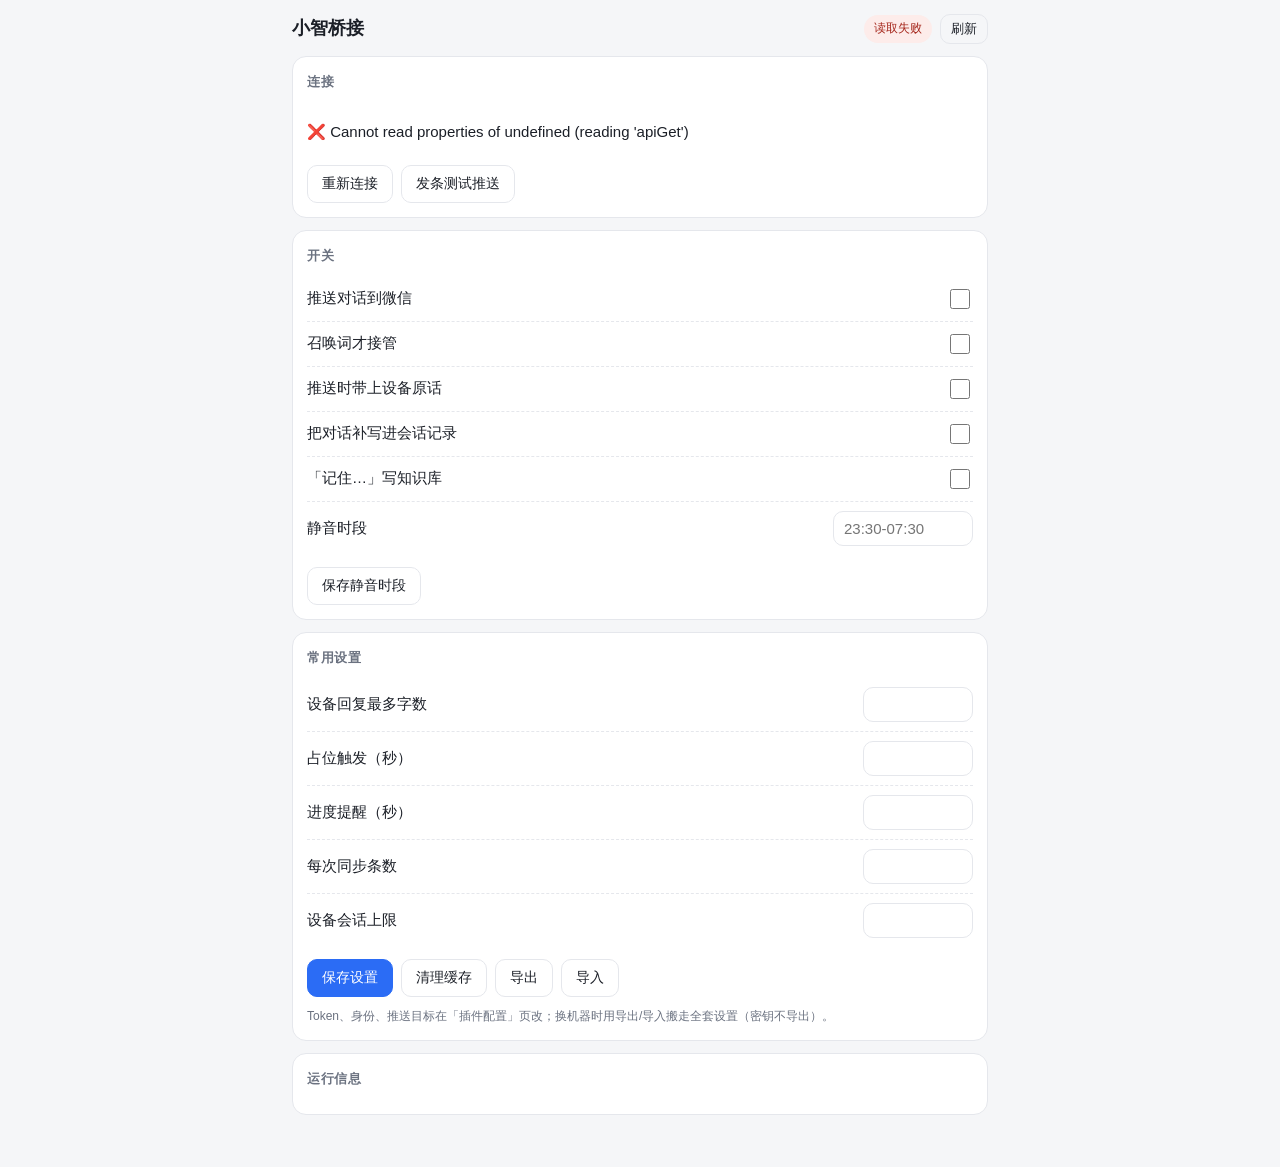
<file: views/dashboard/index.html>
<!doctype html>
<html lang="zh-CN">
<head>
  <meta charset="utf-8" />
  <meta name="viewport" content="width=device-width, initial-scale=1" />
  <title>小智桥接</title>
  <link rel="stylesheet" href="style.css" />
</head>
<body>
  <main class="wrap">
    <header class="head">
      <h1>小智桥接</h1>
      <span id="pill" class="pill gray">读取中…</span>
      <button id="refresh" class="mini">刷新</button>
    </header>

    <section class="card">
      <h2>连接</h2>
      <dl id="conn" class="info"></dl>
      <ul id="checkList" class="check"></ul>
      <div class="actions">
        <button id="reconnect">重新连接</button>
        <button id="testpush">发条测试推送</button>
      </div>
    </section>

    <section class="card">
      <h2>开关</h2>
      <label class="row"><span>推送对话到微信</span><input type="checkbox" id="pushToggle" /></label>
      <label class="row"><span>召唤词才接管</span><input type="checkbox" id="triggerToggle" /></label>
      <label class="row"><span>推送时带上设备原话</span><input type="checkbox" id="withQuestion" /></label>
      <label class="row"><span>把对话补写进会话记录</span><input type="checkbox" id="mirrorEnable" /></label>
      <label class="row"><span>「记住…」写知识库</span><input type="checkbox" id="kbEnable" /></label>
      <label class="row"><span>静音时段</span>
        <input type="text" id="quiet" placeholder="23:30-07:30" /></label>
      <div class="actions">
        <button id="saveQuiet">保存静音时段</button>
      </div>
    </section>

    <section class="card">
      <h2>常用设置</h2>
      <label class="row"><span>设备回复最多字数</span>
        <input type="number" id="replyMax" min="40" max="2000" /></label>
      <label class="row"><span>占位触发（秒）</span>
        <input type="number" id="ltSec" min="0" max="120" /></label>
      <label class="row"><span>进度提醒（秒）</span>
        <input type="number" id="ltRemind" min="10" max="600" /></label>
      <label class="row"><span>每次同步条数</span>
        <input type="number" id="seedN" min="1" max="500" /></label>
      <label class="row"><span>设备会话上限</span>
        <input type="number" id="seedMax" min="50" max="2000" /></label>
      <div class="actions">
        <button id="saveSettings" class="primary">保存设置</button>
        <button id="cleanup">清理缓存</button>
        <button id="exportCfg">导出</button>
        <button id="importCfg">导入</button>
      </div>
      <p class="hint">Token、身份、推送目标在「插件配置」页改；换机器时用导出/导入搬走全套设置（密钥不导出）。</p>
    </section>

    <section class="card">
      <h2>运行信息</h2>
      <dl id="info" class="info"></dl>
    </section>
  </main>
  <script type="module" src="app.js"></script>
</body>
</html>
</file>
<file: views/dashboard/style.css>
:root {
  --bg: #f5f6f8; --card: #fff; --text: #1b1f27; --muted: #6b7280;
  --line: #e5e7ec; --brand: #2b6cf5; --ok: #1e7a45; --warn: #8a6d1f; --bad: #a5261b;
}
[data-theme="dark"] {
  --bg: #14161a; --card: #1d2027; --text: #e7e9ee; --muted: #9aa1ad; --line: #2a2f38;
}
* { box-sizing: border-box; }
html, body { max-width: 100%; overflow-x: hidden; }
body {
  margin: 0; background: var(--bg); color: var(--text);
  font: 15px/1.65 -apple-system, "PingFang SC", "Microsoft YaHei", sans-serif;
  overflow-wrap: anywhere; word-break: break-word;
}
.wrap { max-width: 720px; margin: 0 auto; padding: 14px 12px 40px; }
.head { display: flex; align-items: center; gap: 8px; margin-bottom: 12px; }
.head h1 { font-size: 18px; margin: 0; flex: 1 1 auto; min-width: 0; }
.pill { font-size: 12px; padding: 4px 10px; border-radius: 999px; white-space: nowrap; flex: 0 0 auto; }
.pill.green { background: #e6f4ea; color: var(--ok); }
.pill.yellow { background: #fdf3d8; color: var(--warn); }
.pill.red { background: #fdecea; color: var(--bad); }
.pill.gray { background: #eceef2; color: #5b616b; }
.card {
  background: var(--card); border: 1px solid var(--line);
  border-radius: 14px; padding: 14px; margin-bottom: 12px;
  overflow: hidden;
}
.card h2 {
  font-size: 13px; margin: 0 0 10px; color: var(--muted);
  font-weight: 600; letter-spacing: .04em;
}
.info { display: grid; grid-template-columns: 78px minmax(0, 1fr); gap: 6px 10px; margin: 0; }
.info dt { color: var(--muted); }
.info dd { margin: 0; min-width: 0; word-break: break-all; }
.check { list-style: none; padding: 0; margin: 10px 0 0; }
.check li { padding: 8px 0; border-top: 1px dashed var(--line); min-width: 0; }
.check li:first-child { border-top: 0; }
.act { color: var(--muted); font-size: 13px; margin-top: 2px; }
.row {
  display: flex; align-items: center; justify-content: space-between;
  gap: 10px; padding: 9px 0; border-top: 1px dashed var(--line);
}
.row:first-of-type { border-top: 0; }
.row > span { flex: 1 1 auto; min-width: 0; }
.row input[type="text"], .row input[type="number"] {
  flex: 0 0 auto; width: 110px; max-width: 45%; padding: 8px 10px;
  border: 1px solid var(--line); border-radius: 10px;
  background: transparent; color: var(--text); font-size: 15px;
}
.row input[type="text"] { width: 140px; }
.row input[type="checkbox"] { flex: 0 0 auto; width: 20px; height: 20px; }
.actions { display: flex; gap: 8px; flex-wrap: wrap; margin-top: 12px; }
button {
  padding: 9px 14px; border-radius: 10px; border: 1px solid var(--line);
  background: transparent; color: var(--text); cursor: pointer;
  font-size: 14px; max-width: 100%;
}
button:hover { border-color: #9aa1ad; }
button.primary { background: var(--brand); border-color: var(--brand); color: #fff; }
button.mini { padding: 5px 10px; font-size: 13px; }
.hint { color: var(--muted); font-size: 12px; margin: 10px 0 0; line-height: 1.6; }
</file>
